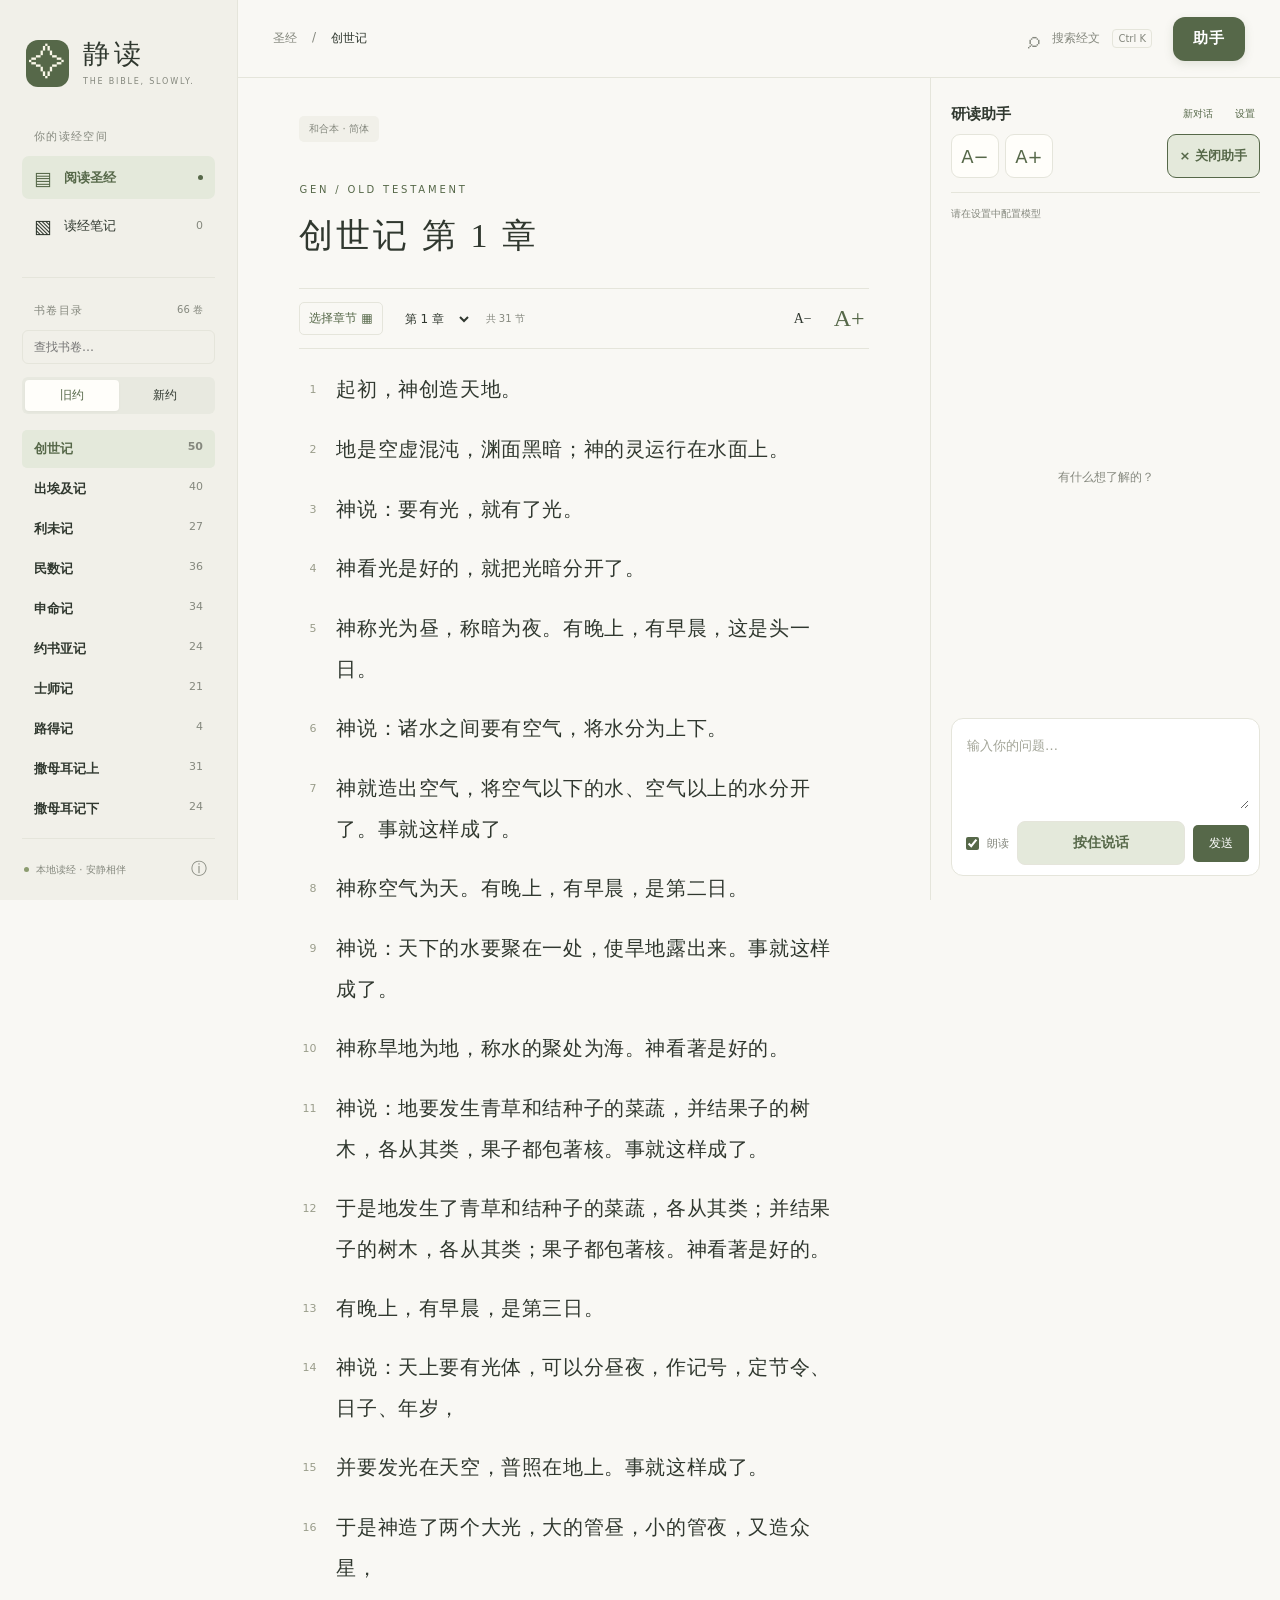
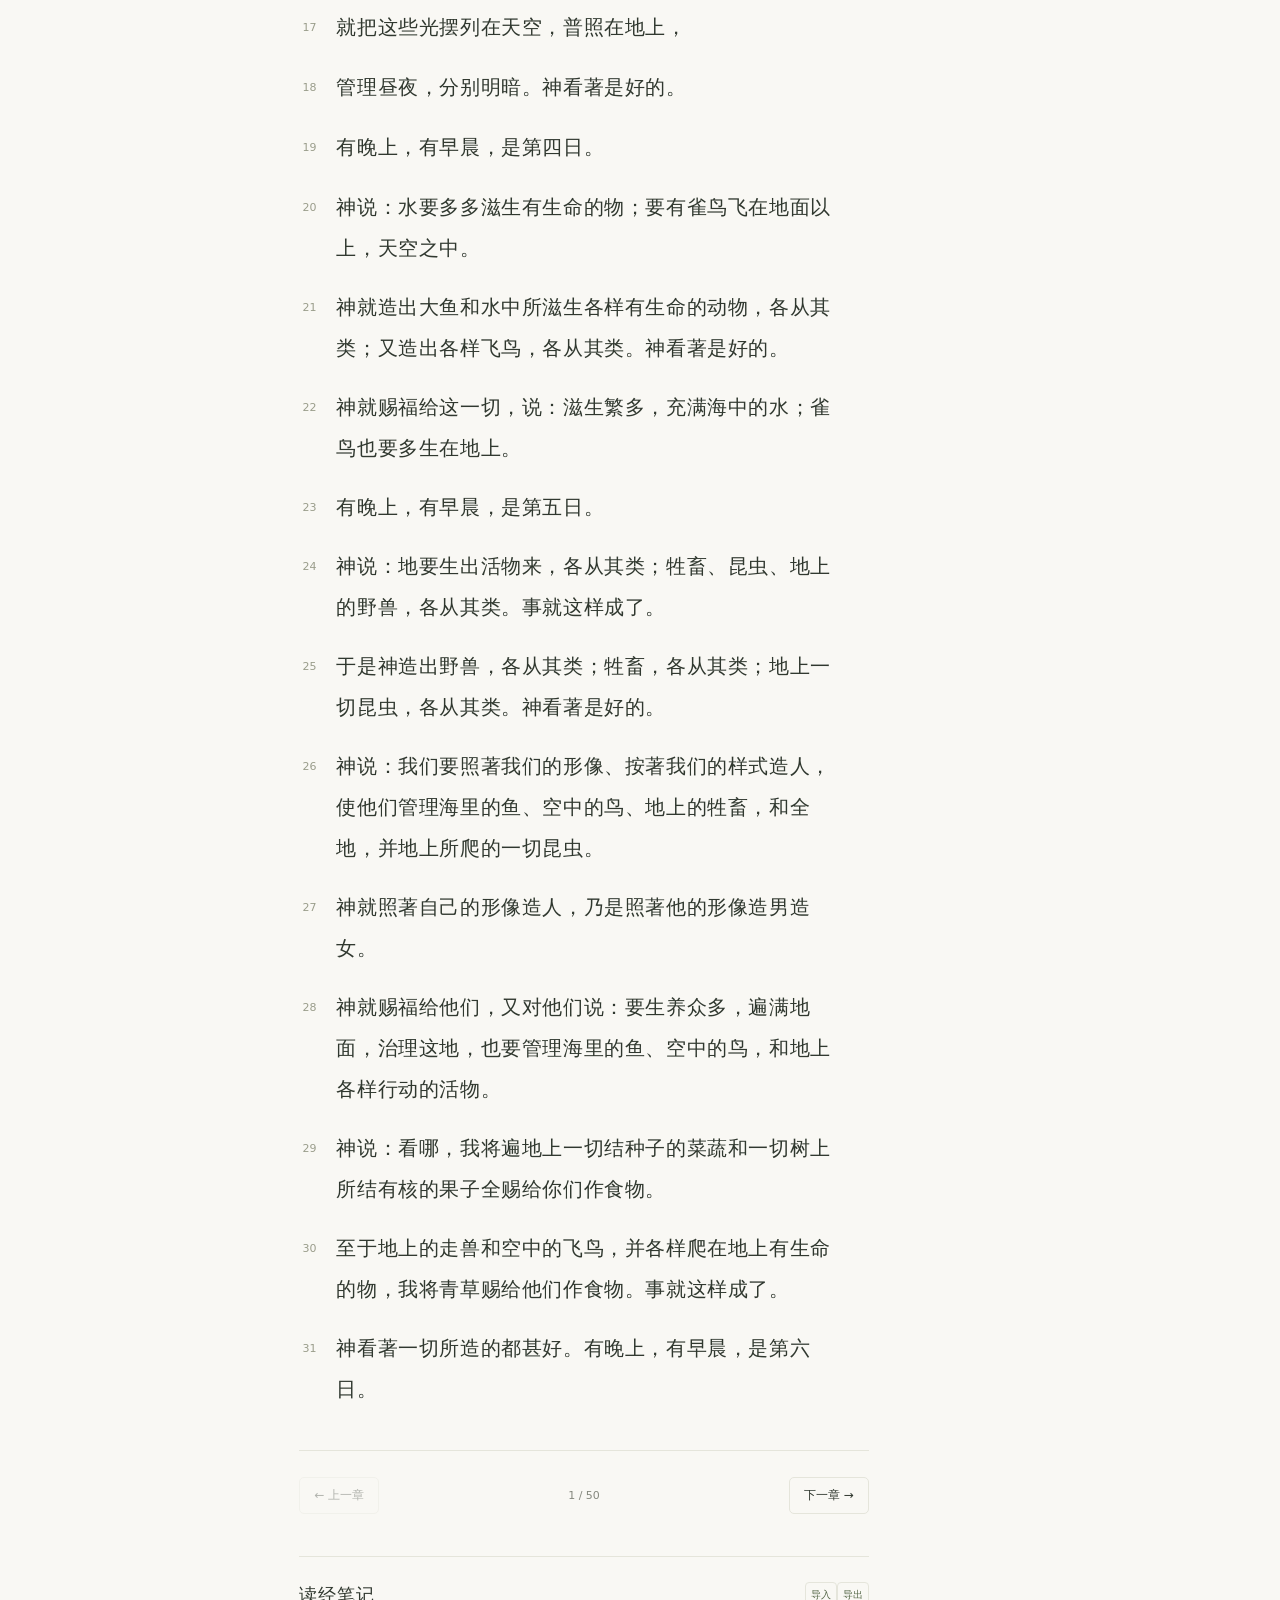
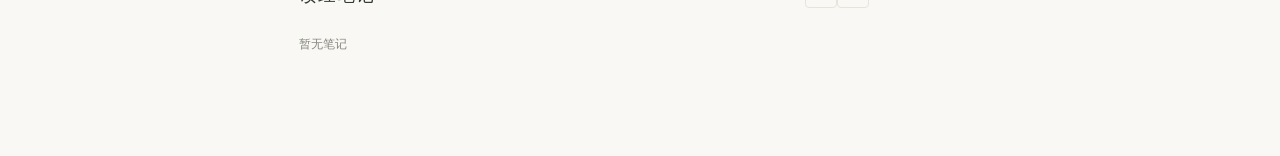
<file: index.html>
<!doctype html>
<html lang="zh-CN" data-api-mode="direct">
<head>
  <meta http-equiv="Content-Security-Policy" content="default-src 'self'; script-src 'self'; style-src 'self' 'unsafe-inline'; worker-src 'self'; connect-src 'self' https://dashscope.aliyuncs.com https://dashscope-intl.aliyuncs.com https://dashscope-us.aliyuncs.com https://*.cn-beijing.maas.aliyuncs.com https://*.ap-southeast-1.maas.aliyuncs.com https://*.us-east-1.maas.aliyuncs.com; img-src 'self' data:; base-uri 'self'; object-src 'none'">
  <meta name="jingdu-build" content="20261017-6">
  <meta charset="utf-8"><meta name="viewport" content="width=device-width, initial-scale=1">
  <meta name="description" content="一处安静的读经空间。本地圣经阅读、经文搜索与个人笔记。">
  <meta name="theme-color" content="#f9f8f4">
  <meta name="apple-mobile-web-app-capable" content="yes">
  <meta name="apple-mobile-web-app-title" content="静读">
  <meta name="apple-mobile-web-app-status-bar-style" content="default">
  <link rel="manifest" href="manifest.webmanifest">
  <link rel="apple-touch-icon" sizes="180x180" href="icons/apple-touch-icon.png">
  <title>静读 · 圣经</title><link rel="icon" href="icon.svg" type="image/svg+xml"><link rel="stylesheet" href="styles.css">
  <script src="direct-api.js" defer></script>
  <script src="speech.js" defer></script>
  <script src="voice-input.js" defer></script>
  <script src="app.js" defer></script>
  <script src="pwa.js" defer></script>
</head>
<body>
  <button id="menu-backdrop" class="menu-backdrop" aria-label="关闭书卷目录" hidden></button>
  <aside class="sidebar" id="sidebar" aria-label="书卷导航" tabindex="-1">
    <a href="#" class="brand" aria-label="静读首页"><span class="brand-icon">✧</span><span>静读<span class="brand-sub">THE BIBLE, SLOWLY.</span></span></a>
    <div class="side-heading">你的读经空间</div>
    <button class="nav-button active" id="read-nav"><span>▤</span> 阅读圣经 <span class="nav-dot"></span></button>
    <button class="nav-button" id="saved-nav"><span>▧</span> 读经笔记 <span class="count" id="saved-count">0</span></button>
    <div class="sidebar-line"></div>
    <div class="side-heading book-heading">书卷目录 <span>66 卷</span></div>
    <label class="sr-only" for="book-filter">筛选书卷</label><input id="book-filter" class="book-filter" placeholder="查找书卷…">
    <div class="testaments" aria-label="选择新旧约"><button id="old-tab" class="active" aria-pressed="true">旧约</button><button id="new-tab" aria-pressed="false">新约</button></div>
    <nav id="book-list" class="book-list" aria-label="书卷列表"></nav>
    <div class="side-footer"><span class="status-dot"></span> 本地读经 · 安静相伴<button id="about-button" aria-label="关于经文来源">ⓘ</button></div>
  </aside>
  <div class="workspace">
    <header class="topbar">
      <button class="icon-button mobile-menu" id="menu-button" aria-label="打开书卷目录" aria-controls="sidebar" aria-expanded="false">☰</button>
      <div class="breadcrumb">圣经 <span>/</span> <span id="crumb">正在载入</span></div>
      <div class="top-actions"><button id="search-button" class="search-trigger"><span>⌕</span> 搜索经文 <kbd>Ctrl K</kbd></button><button id="panel-button" class="assistant-toggle" aria-label="显示或隐藏助手" aria-controls="study-panel">助手</button></div>
    </header>
    <div class="reading-layout">
      <main id="main" class="reader">
        <div class="reader-top"><span class="edition">和合本 · 简体</span></div>
        <div class="chapter-heading"><div><div id="book-code" class="book-code">THE HOLY BIBLE</div><h1 id="chapter-title">准备你的读经空间</h1></div></div>
        <div class="reader-controls"><div><button id="chapter-picker-button" class="chapter-picker-button">选择章节 ▦</button><label for="chapter-select" class="sr-only">选择章节</label><select id="chapter-select" aria-label="选择章节"></select><span class="verse-count" id="verse-count"></span></div><div class="type-controls"><button id="smaller" aria-label="减小字号">A−</button><button id="larger" aria-label="增大字号">A+</button></div></div>
        <div id="selection-toolbar" class="selection-toolbar" hidden><span id="selection-summary" aria-live="polite"></span><div><button id="selection-notes">记笔记</button><button id="selection-ask">问助手</button><button id="clear-selection">清空</button></div></div>
        <div id="loading" role="status">正在读取本地经文…</div><article id="verses" aria-label="经文"></article>
        <div class="chapter-navigation"><button id="prev-chapter">← 上一章</button><span id="chapter-progress"></span><button id="next-chapter">下一章 →</button></div>
        <section id="notes-pane" class="reading-notes" aria-labelledby="notes-heading"><div class="notes-heading"><h2 id="notes-heading">读经笔记</h2><div><button class="subtle-button" id="import-button">导入</button><button class="subtle-button" id="export-button">导出</button></div></div><input type="file" id="import-file" accept="application/json,.json" hidden><div id="note-list"></div></section>
      </main>
      <button id="assistant-backdrop" class="assistant-backdrop" aria-label="关闭助手" hidden></button>
      <aside class="study-panel" id="study-panel" aria-label="研读助手">
        <div class="panel-body" id="assistant-pane">
          <div class="assistant-heading"><h2>研读助手</h2><div class="assistant-tools"><div class="chat-font-controls" role="group" aria-label="对话字号"><button id="chat-smaller" type="button" aria-label="缩小对话文字">A−</button><button id="chat-larger" type="button" aria-label="放大对话文字">A+</button></div><button id="close-assistant" class="assistant-close" type="button">× 关闭助手</button></div><div class="assistant-options"><button id="new-chat" class="subtle-button">新对话</button><button id="model-settings" class="subtle-button" aria-label="模型设置" title="模型设置">设置</button></div></div>
          <p id="model-status" class="model-status" role="status" hidden></p>
          <div id="chat-log" class="chat-log" role="log" aria-live="polite" aria-label="助手对话"></div>
          <div class="chat-context" id="chat-context"><label><input type="checkbox" id="attach-context" aria-label="附带所选经文"><span id="assistant-reference"></span></label></div>
          <p id="chat-error" class="form-error" role="alert" hidden></p>
          <form id="chat-form"><label class="sr-only" for="chat-input">你的问题</label><textarea id="chat-input" maxlength="4000" placeholder="输入你的问题…"></textarea><div class="chat-send-row"><label class="auto-speak-label"><input id="auto-speak" type="checkbox">朗读</label><button id="hold-to-talk" type="button" aria-label="按住说话，松开转文字，上滑取消">按住说话</button><button id="stop-speech" type="button" hidden>停止朗读</button><button id="cancel-chat" type="button" hidden>停止</button><button id="send-chat" class="primary-button">发送</button></div></form>
          <p id="speech-status" role="status"></p>
          <p id="voice-input-status" role="status" hidden></p>
        </div>
      </aside>
    </div>
  </div>
  <dialog id="search-dialog"><div class="dialog-heading"><h2 id="dialog-title">搜索经文</h2><button id="close-dialog" class="icon-button" aria-label="关闭弹窗">×</button></div><form id="search-form"><label for="search-input" class="sr-only">关键词或经文地址</label><input id="search-input" placeholder="输入关键词，或约翰福音 3:16"><button class="primary-button">搜索</button></form><p id="result-summary" class="muted" aria-live="polite">支持全文关键词与书卷章节目次。</p><div id="results"></div></dialog>
  <dialog id="chapter-dialog"><div class="dialog-heading"><h2>选择书卷与章节</h2><button id="close-chapters" class="icon-button" aria-label="关闭章节选择">×</button></div><label for="picker-book" class="note-label">书卷</label><select id="picker-book"></select><p class="muted">点击数字，直接打开对应章节。</p><div id="chapter-grid" class="chapter-grid"></div></dialog>
  <dialog id="settings-dialog"><div class="dialog-heading"><h2>研读助手 · 模型设置</h2><button id="close-settings" class="icon-button" aria-label="关闭模型设置">×</button></div><form id="settings-form"><label for="model-region">服务地域</label><select id="model-region"><option value="https://dashscope.aliyuncs.com/compatible-mode/v1">阿里云百炼 · 北京</option><option value="https://dashscope-intl.aliyuncs.com/compatible-mode/v1">阿里云百炼 · 新加坡</option><option value="custom">自定义 / 业务空间专属地址</option></select><label for="model-url">服务地址（Base URL）</label><input id="model-url" type="url" required><label for="model-name">模型标识</label><input id="model-name" value="qwen3.8-max" required><label for="model-key">API Key</label><input id="model-key" type="password" autocomplete="new-password" placeholder="填写对应地域的百炼 API Key"><p id="key-hint" class="muted">密钥仅保存在当前设备浏览器中，直接发送给千问，不上传网站服务器或笔记备份。</p><p id="settings-error" class="form-error" role="alert" hidden></p><button id="save-model" class="primary-button">保存配置</button></form></dialog>
  <dialog id="about-dialog"><div class="dialog-heading"><h2>关于静读</h2><button id="close-about" class="icon-button" aria-label="关闭来源说明">×</button></div><p>静读是一款可在本地运行的圣经阅读器。经文随项目提供，阅读不依赖在线服务；笔记、书签和进度保存在当前浏览器。</p><p>当前经文：中文和合本（简体转换）。原数据取自 thiagobodruk/bible 的固定历史版本，以 OpenCC 进行繁简字形转换并清理逐字空格，未使用 AI 改写经文。原有章节目次保持不变。</p><p>数据仓库采用 CC BY-NC 2.0 BR 许可。商业发布前需重新核对或更换数据来源。</p><p><a href="data/source.json" target="_blank" rel="noopener">查看完整来源与版本记录 ↗</a></p></dialog>
  <div id="toast" class="toast" role="status"></div>
</body></html>
</file>
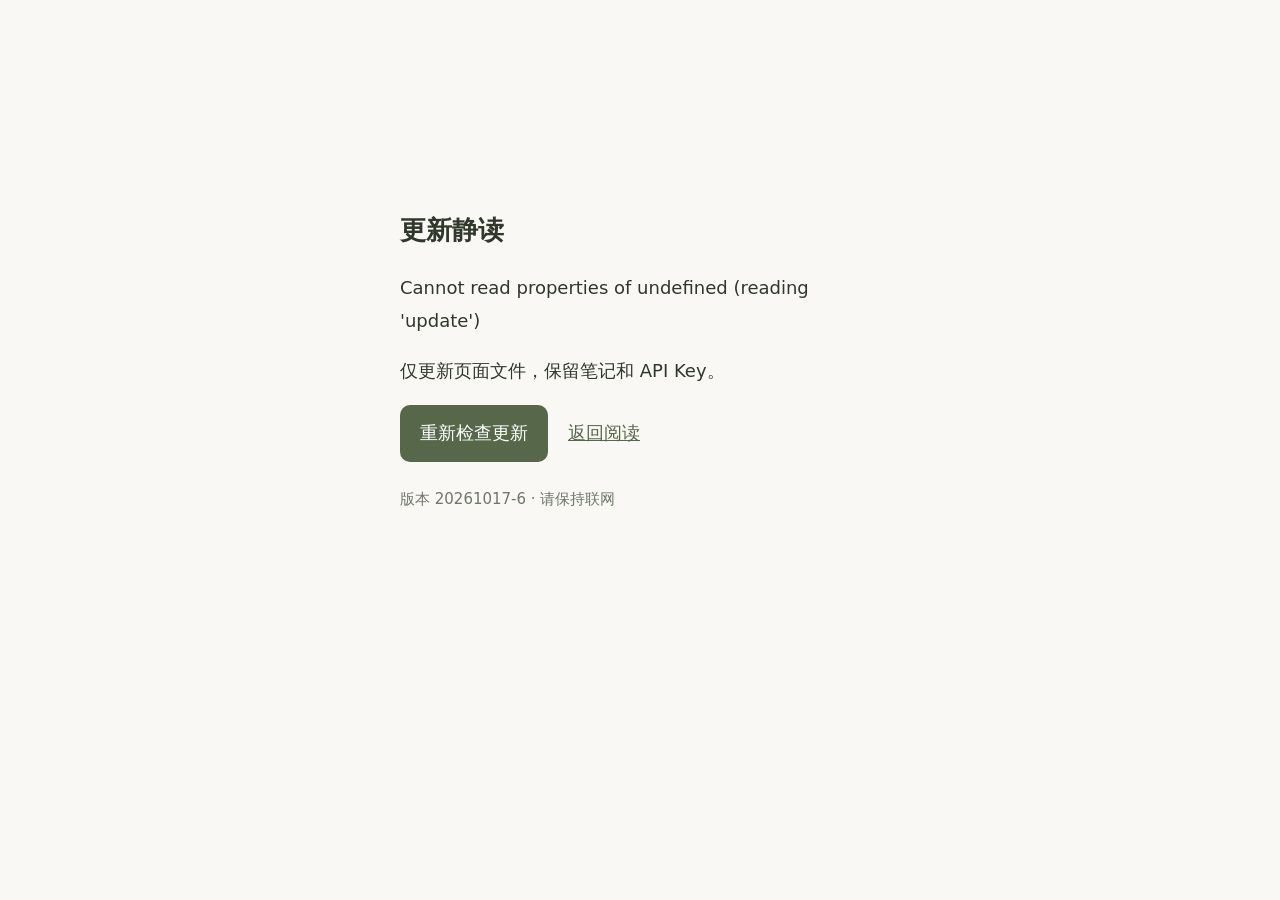
<file: update.html>
<!doctype html>
<html lang="zh-CN">
<head>
  <meta charset="utf-8">
  <meta name="viewport" content="width=device-width,initial-scale=1">
  <meta name="robots" content="noindex">
  <meta http-equiv="Content-Security-Policy" content="default-src 'self'; script-src 'self'; style-src 'self' 'unsafe-inline'; connect-src 'self'; worker-src 'self'; object-src 'none'; base-uri 'self'">
  <title>更新静读</title>
  <style>body{margin:0;background:#f9f8f4;color:#30382b;font:18px/1.8 system-ui,sans-serif}main{max-width:480px;margin:18vh auto;padding:28px}h1{font-size:26px}p{overflow-wrap:anywhere}button,a{display:inline-block;border:0;border-radius:10px;padding:12px 20px;font:inherit}button{background:#566849;color:white;cursor:pointer}button:disabled{opacity:.6}a{color:#566849}small{display:block;margin-top:24px;color:#6f7768}</style>
  <script src="update.js?build=20261017-6" defer></script>
</head>
<body><main><h1>更新静读</h1><p id="update-status" role="status">正在检查新版…</p><p>仅更新页面文件，保留笔记和 API Key。</p><button id="retry-update" type="button" disabled>正在更新…</button><a href="./">返回阅读</a><small>版本 20261017-6 · 请保持联网</small></main></body>
</html>
</file>
<file: styles.css>
@charset "UTF-8";
/* Reader notes and the compact conversation layout. */
.speech-controls{display:flex;align-items:center;justify-content:space-between;flex-wrap:wrap;gap:8px;margin:12px 0;font-size:11px;color:var(--accent)}.speech-controls label{display:flex;align-items:center;gap:6px}.speech-controls input{accent-color:var(--accent)}#speech-status{width:100%;margin:0;font-size:10px;line-height:1.6;color:var(--muted)}#speech-status:empty{display:none}.read-answer{display:block;margin-top:9px;padding:7px 10px}
:root{--bg:#f9f8f4;--paper:#fffefa;--side:#f1f0e9;--ink:#30382f;--muted:#85887e;--line:#e5e5db;--accent:#566849;--accent-soft:#e4e9db;--highlight:#f4edcc;--verse-size:20px;--shadow:0 18px 70px #27301c20;font-family:system-ui,-apple-system,"Segoe UI","Microsoft YaHei",sans-serif;color:var(--ink);background:var(--bg);color-scheme:light}
*{box-sizing:border-box}body{margin:0}button,input,select,textarea{font:inherit;color:inherit}button,a,input,select,textarea{-webkit-tap-highlight-color:transparent}button{cursor:pointer;border:0;background:transparent}button:disabled{opacity:.35;cursor:default}button:hover:not(:disabled){filter:brightness(.92)}button:focus-visible,a:focus-visible,input:focus-visible,select:focus-visible,textarea:focus-visible{outline:2px solid var(--accent);outline-offset:4px}a{color:var(--accent)}[hidden]{display:none!important}.sr-only{position:absolute;width:1px;height:1px;padding:0;margin:-1px;overflow:hidden;clip:rect(0,0,0,0);white-space:nowrap;border:0}
.sidebar{position:fixed;inset:0 auto 0 0;width:238px;background:var(--side);border-right:1px solid var(--line);display:flex;flex-direction:column;padding:36px 22px 0;z-index:20}.brand{display:flex;align-items:center;gap:14px;color:var(--ink);text-decoration:none;font-family:"Songti SC",SimSun,serif;font-size:27px;letter-spacing:4px;margin:0 4px 38px}.brand-icon{background:var(--accent);color:#faf8e9;display:grid;place-items:center;width:43px;height:47px;border-radius:12px;font-size:37px;font-family:Georgia,serif;letter-spacing:0}.brand-sub{display:block;font:8px/2.4 system-ui;letter-spacing:1.8px;color:var(--muted)}.side-heading{font-size:11px;letter-spacing:1.3px;color:var(--muted);margin:0 12px 12px}.nav-button{height:43px;display:flex;align-items:center;gap:12px;border-radius:7px;width:100%;text-align:left;padding:0 12px;font-size:13px;margin-bottom:5px}.nav-button>span:first-child{font-size:19px}.nav-button.active{background:var(--accent-soft);color:var(--accent);font-weight:600}.nav-dot{margin-left:auto;width:5px;height:5px;border-radius:50%;background:var(--accent)}.count{margin-left:auto;color:var(--muted);font-size:11px}.sidebar-line{border-bottom:1px solid var(--line);margin:25px 0}.book-heading{display:flex;justify-content:space-between}.book-heading>span{font-size:10px;letter-spacing:0}.book-filter{width:100%;border:1px solid var(--line);border-radius:6px;background:transparent;padding:9px 11px;font-size:12px;margin-bottom:13px}.testaments{display:flex;background:#e8e9e0;border-radius:6px;padding:3px;margin-bottom:14px}.testaments button{width:50%;font-size:12px;border-radius:4px;padding:7px}.testaments button.active{background:var(--paper);box-shadow:0 1px 3px #00000009;color:var(--accent)}.book-list{flex:1;overflow:auto;margin:0 -6px;padding:0 6px 20px;scrollbar-width:thin;scrollbar-color:var(--line) transparent}.book-button{display:flex;justify-content:space-between;width:100%;padding:10px 12px;font-size:13px;border-radius:5px;text-align:left;margin:2px 0}.book-button span{font-size:11px;color:var(--muted)}.book-button.active{background:var(--accent-soft);color:var(--accent);font-weight:600}.book-button:hover{background:var(--line)}.side-footer{padding:19px 2px;display:flex;align-items:center;gap:7px;font-size:10px;color:var(--muted);border-top:1px solid var(--line)}.side-footer button{margin-left:auto;font-size:16px}.status-dot{width:5px;height:5px;background:#8c9c70;border-radius:50%}
.workspace{margin-left:238px}.topbar{height:78px;border-bottom:1px solid var(--line);display:flex;align-items:center;justify-content:space-between;padding:0 35px;background:var(--bg);position:sticky;top:0;z-index:10}.breadcrumb{font-size:12px;display:flex;gap:15px;color:var(--muted)}.breadcrumb>span:last-child{color:var(--ink)}.top-actions{display:flex;align-items:center;gap:15px}.search-trigger{font-size:12px;display:flex;gap:12px;align-items:center;color:var(--muted)}.search-trigger>span{font-size:23px}.search-trigger kbd{border:1px solid var(--line);border-radius:4px;font:10px system-ui;padding:3px 5px}.icon-button{width:34px;height:34px;border-radius:6px;display:grid;place-items:center;font-size:20px}.icon-button:hover{background:var(--accent-soft)}.mobile-menu{display:none}.reading-layout{display:grid;grid-template-columns:minmax(0,1fr) 310px;min-height:calc(100vh - 78px)}.reader{padding:38px clamp(28px,4.8vw,76px) 25px;max-width:1050px;min-width:0;width:100%;margin:auto;align-self:start}.reader-top{display:flex;align-items:center;justify-content:space-between;gap:10px;font-size:11px;color:var(--muted)}.eyebrow{letter-spacing:1px}.edition{background:var(--side);padding:6px 10px;border-radius:5px;font-size:10px;white-space:nowrap}.chapter-heading{display:flex;align-items:center;justify-content:space-between;margin:42px 0 27px}.book-code{color:var(--accent);font-size:10px;letter-spacing:2.8px;margin-bottom:15px}h1{font-family:"Songti SC","Noto Serif CJK SC",SimSun,serif;font-size:34px;font-weight:500;letter-spacing:3px;margin:0;line-height:1.5}.reader-controls{display:flex;justify-content:space-between;align-items:center;border-block:1px solid var(--line);padding:13px 0;margin-bottom:26px}.reader-controls>div{display:flex;align-items:center;gap:14px}select{background:transparent;border:0;font-size:12px;padding:3px 4px;max-width:110px}select option{background:var(--paper);color:var(--ink)}.verse-count{font-size:10px;color:var(--muted)}.type-controls button{font-family:Georgia,serif;font-size:14px;padding:3px 4px}.type-controls button:last-child{font-size:24px;padding:0 4px;color:var(--accent)}.divider{height:14px;border-left:1px solid var(--line)}#loading{font-size:14px;color:var(--muted);padding:35px 0}.verse{position:relative;display:flex;gap:20px;width:100%;text-align:left;border-radius:5px;padding:8px 10px;margin:2px -10px;line-height:2.05;font-size:var(--verse-size);font-family:"Songti SC","Noto Serif CJK TC","PMingLiU",SimSun,serif;font-weight:400;scroll-margin-top:105px}.verse .verse-number{flex-shrink:0;width:17px;font:11px/3.8 system-ui;color:#9a9d8b;text-align:right}.verse .verse-text{flex:1;min-width:0;letter-spacing:.6px}.verse:hover{background:var(--side)}.verse.selected{background:var(--accent-soft);box-shadow:inset 3px 0 var(--accent)}.verse.highlighted .verse-text{background:linear-gradient(transparent 15%,var(--highlight) 15%,var(--highlight) 87%,transparent 87%)}.chapter-navigation{display:flex;align-items:center;justify-content:space-between;border-top:1px solid var(--line);margin-top:32px;padding:26px 0}.chapter-navigation button{border:1px solid var(--line);border-radius:5px;font-size:12px;padding:9px 14px}.chapter-navigation span{color:var(--muted);font-size:11px}.reader-footer{text-align:center;font:14px "Songti SC",SimSun,serif;color:var(--muted);padding:30px 0 18px;letter-spacing:2px}.reader-footer span{display:block;font:10px/3 system-ui;letter-spacing:0}
.study-panel{border-left:1px solid var(--line);background:var(--paper);position:sticky;top:78px;height:calc(100vh - 78px);overflow-y:auto}.panel-tabs{display:flex;border-bottom:1px solid var(--line);height:65px;padding:0 22px;gap:22px}.panel-tabs>button{position:relative;font-size:12px;padding:0;white-space:nowrap;color:var(--muted)}.panel-tabs>button.active{color:var(--accent)}.panel-tabs>button.active:after{content:"";height:2px;position:absolute;bottom:0;left:0;right:0;background:var(--accent)}.soon{font-size:8px;padding:2px 3px;background:var(--side);border-radius:3px;margin-left:3px}.panel-body{padding:29px 24px}.panel-eyebrow{font-size:10px;letter-spacing:2px;color:var(--muted);margin:0 0 12px}h2{font-family:"Songti SC",SimSun,serif;font-size:22px;font-weight:500;margin:0 0 15px;letter-spacing:1px}.muted{color:var(--muted);font-size:12px;line-height:1.9}.small{font-size:11px;margin-top:20px}.context-card{background:var(--side);border:1px solid var(--line);border-radius:7px;margin:26px 0;padding:16px}.tiny-label{display:block;color:var(--muted);font-size:9px;letter-spacing:1px;margin-bottom:10px}.context-card strong{font-weight:500;font-size:13px;color:var(--accent)}.context-card p{font:13px/1.9 "Songti SC",SimSun,serif;color:var(--muted);margin:10px 0 0;max-height:175px;overflow-y:auto}.note-label{display:flex;justify-content:space-between;font-size:11px;gap:8px;align-items:center}.note-label>span{font-size:9px;color:var(--muted)}textarea{width:100%;resize:vertical;min-height:190px;line-height:1.9;padding:16px 12px;margin:12px 0 8px;border:1px solid var(--line);border-radius:6px;background:transparent;font-size:12px}textarea::placeholder{color:#a2a497}.note-actions{display:flex;justify-content:space-between;gap:6px}.note-actions button{font-size:10px;padding:8px 7px;color:var(--accent);border:1px solid var(--line);border-radius:4px}.reflection{display:flex;gap:13px;border-top:1px solid var(--line);margin-top:30px;padding-top:24px}.reflection>span{font-size:24px;color:var(--accent)}.reflection strong{font-weight:500;font-size:11px}.reflection p{color:var(--muted);font-size:11px;line-height:1.9;margin-top:9px}.export-button{font-size:10px;color:var(--muted);margin-top:24px;padding:0}.panel-hidden .study-panel{display:none}.panel-hidden .reading-layout{grid-template-columns:1fr}.panel-hidden .reader{max-width:900px}
dialog{border:1px solid var(--line);border-radius:13px;box-shadow:var(--shadow);background:var(--paper);color:var(--ink);padding:24px;max-height:80vh;width:min(650px,calc(100vw - 32px))}dialog::backdrop{background:#24301f55;backdrop-filter:blur(3px)}.dialog-heading{display:flex;align-items:center;justify-content:space-between;margin-bottom:20px}.dialog-heading h2{margin:0}.primary-button{background:var(--accent);color:#fff;padding:10px 16px;border-radius:5px;font-size:12px}#search-form{display:flex;gap:10px}#search-input{flex:1;min-width:0;border:1px solid var(--line);background:var(--bg);padding:12px;border-radius:5px;font-size:13px}#results{display:grid;gap:10px}.result{display:block;width:100%;text-align:left;border:1px solid var(--line);padding:15px;border-radius:6px}.result strong{display:block;font-size:12px;color:var(--accent);margin-bottom:8px}.result p{font-size:14px;line-height:1.9;margin:0}.result small{display:block;color:var(--muted);margin-top:7px}.empty{text-align:center;padding:35px;color:var(--muted);font-size:13px}.toast{position:fixed;bottom:28px;left:50%;transform:translateX(-50%);padding:12px 24px;background:var(--ink);color:var(--paper);font-size:12px;border-radius:6px;box-shadow:var(--shadow);z-index:99;opacity:0;pointer-events:none;transition:opacity .2s}.toast.show{opacity:1}#about-dialog p{font-size:13px;line-height:2}

@media(min-width:1600px){.reading-layout{grid-template-columns:minmax(0,1fr) 340px}.panel-body{padding:35px 30px}}
@media(max-width:1150px){.sidebar{width:205px;padding-inline:16px}.workspace{margin-left:205px}.reading-layout{grid-template-columns:minmax(0,1fr) 275px}.reader{padding-inline:30px}.panel-body{padding-inline:18px}.panel-tabs{gap:16px;padding-inline:18px}.topbar{padding-inline:26px}.eyebrow{font-size:10px}}
@media(max-width:960px){.study-panel{display:none}.reading-layout{grid-template-columns:1fr}.reader{max-width:780px;padding-inline:40px}.panel-open .study-panel{display:block;position:fixed;right:0;width:310px;z-index:15;box-shadow:-10px 0 40px #00000018}.panel-tabs{gap:20px}.search-trigger kbd{display:none}}
@media(max-width:640px){.sidebar{transform:translateX(-100%);width:245px;padding-top:24px;transition:transform .2s}.menu-open .sidebar{transform:translateX(0);box-shadow:15px 0 100px #0003}.workspace{margin-left:0}.topbar{height:64px;padding:0 14px;gap:8px}.mobile-menu{display:grid}.breadcrumb{gap:7px;font-size:11px;flex:1}.breadcrumb>span:first-child{display:none}.breadcrumb{font-size:0}.breadcrumb>span:last-child{font-size:12px}.top-actions{gap:4px}.search-trigger{font-size:0;gap:0;width:32px;justify-content:center}.search-trigger>span{font-size:26px}.reader{padding:25px 24px 10px}.reader-top{gap:5px}.chapter-heading{margin-top:32px;margin-bottom:22px}h1{font-size:29px;letter-spacing:2px}.verse{gap:12px;padding-block:8px;font-size:calc(var(--verse-size) - 1px)}.verse .verse-number{width:14px;line-height:3.6}.panel-open .study-panel{top:64px;height:calc(100dvh - 64px);width:min(330px,100%)}.reader-controls>div{gap:10px}.toast{width:max-content;max-width:90vw;text-align:center}.chapter-navigation button{padding:9px 10px}.reader-footer span{font-size:9px}.edition{font-size:9px}}
@media(prefers-reduced-motion:reduce){*{scroll-behavior:auto!important;transition:none!important}}
.chapter-picker-button{padding:7px 9px!important;border:1px solid var(--line);border-radius:5px;color:var(--accent);font-size:12px;white-space:nowrap}.reader-controls{flex-wrap:wrap;gap:10px;margin-bottom:12px}.selection-hint{font-size:10px;color:var(--muted);margin:0 0 15px}.selection-toolbar{position:sticky;top:78px;z-index:5;display:flex;align-items:center;justify-content:space-between;gap:8px;padding:10px 12px;margin-bottom:16px;background:var(--accent-soft);color:var(--accent);border:1px solid var(--line);border-radius:6px;font-size:11px}.selection-toolbar>div{display:flex;gap:5px;flex-shrink:0}.selection-toolbar button{padding:6px;border-radius:4px;background:var(--paper);font-size:11px}.selection-toolbar>span{overflow-wrap:anywhere}.chapter-grid{display:grid;grid-template-columns:repeat(8,minmax(0,1fr));gap:8px;max-height:50vh;overflow:auto;padding:4px}.chapter-cell{height:44px;border:1px solid var(--line);border-radius:6px;font-size:14px;background:var(--bg)}.chapter-cell.active{background:var(--accent);color:var(--paper)}#picker-book{display:block;width:100%;max-width:none;padding:12px;margin-top:10px;border:1px solid var(--line);border-radius:6px;font-size:16px}#selected-text{white-space:pre-line}
.study-modules{display:grid;grid-template-columns:1fr 1fr;gap:9px}.study-module{border:1px solid var(--line);border-radius:7px;padding:12px 10px;text-align:left;background:var(--bg);min-width:0}.study-module.active{border-color:var(--accent);background:var(--accent-soft)}.study-module>span{display:block;font-size:13px;font-weight:600;color:var(--accent);margin-bottom:9px}.study-module>strong{display:block;font-size:11px;font-weight:500;line-height:1.7;overflow-wrap:anywhere}.study-module>small{display:block;font-size:9px;color:var(--muted);line-height:1.6;margin-top:5px}.module-hint{font-size:9px;color:var(--muted);margin:9px 0 14px}.chat-actions>.muted{font-size:10px}.chat-context:has(+.chat-actions){margin-top:0}
.assistant-heading{display:flex;justify-content:space-between;align-items:flex-start;gap:8px}.assistant-heading h2{font-size:20px;margin-bottom:8px}.assistant-heading .panel-eyebrow{font-size:9px}.subtle-button{color:var(--accent);font-size:10px;padding:5px;border:1px solid var(--line);border-radius:4px;white-space:nowrap}.model-status{font-size:10px;color:var(--muted);line-height:1.7;margin:0 0 14px}.model-status.configured{color:var(--accent)}.chat-context{border:1px solid var(--line);padding:12px;border-radius:6px;background:var(--side);font-size:11px}.chat-context label{display:flex;gap:6px;align-items:center;color:var(--accent)}.chat-context input{accent-color:var(--accent);margin:0}.chat-context strong{display:block;font-size:12px;font-weight:500;margin-top:10px}.chat-context p{white-space:pre-line;line-height:1.8;color:var(--muted);max-height:110px;overflow:auto;font-size:11px;margin:8px 0}.chat-actions{display:flex;justify-content:space-between;margin:12px 0}.chat-log{max-height:40vh;min-height:170px;overflow:auto;scrollbar-width:thin;padding:4px 1px}.chat-message{border:1px solid var(--line);border-radius:8px;padding:12px;margin-bottom:12px;font-size:12px;background:var(--bg)}.chat-message.user{background:var(--accent-soft);margin-left:16px}.chat-author{font-size:10px;color:var(--accent);font-weight:600}.chat-reference{display:block;color:var(--muted);font-size:9px;margin:5px 0;line-height:1.5}.chat-text{white-space:pre-wrap;overflow-wrap:anywhere;font-size:12px;line-height:1.9;margin-top:8px}.chat-message.failed{border-style:dashed}.chat-empty{text-align:center;color:var(--muted);padding:18px 8px}.chat-empty>span{display:block;font-size:28px;color:var(--accent);margin-bottom:12px}.chat-empty>strong{display:block;font-size:12px;font-weight:500}.chat-empty>p{font-size:11px;line-height:1.8}.chat-pending{font-size:11px;color:var(--accent)}#chat-input{min-height:100px;margin-bottom:4px;font-size:12px}.chat-send-row{display:flex;align-items:center;justify-content:flex-end;gap:8px}.chat-send-row>span{font-size:8px;color:var(--muted);margin-right:auto}.chat-send-row>button:not(.primary-button){font-size:11px;color:var(--accent)}.chat-privacy{font-size:9px;margin:12px 0 0}.form-error{font-size:11px;color:#a44c36;line-height:1.8;overflow-wrap:anywhere}#settings-form{display:grid;gap:10px}#settings-form>label{font-size:12px;color:var(--accent);margin-top:8px}#settings-form input,#settings-form select{width:100%;max-width:none;padding:11px;font-size:13px;border:1px solid var(--line);border-radius:5px;background:var(--bg)}#settings-form .primary-button{justify-self:end}.study-panel{scrollbar-width:thin}
@media(min-width:1250px){.reading-layout{grid-template-columns:minmax(0,1fr) 350px}}
@media(max-width:640px){.selection-toolbar{top:64px;flex-wrap:wrap}.reader-controls>div{gap:8px}.reader-controls .verse-count{display:none}.reader-controls select{max-width:84px}.type-controls{margin-left:auto}.chapter-grid{grid-template-columns:repeat(5,minmax(0,1fr))}.chapter-heading h1{font-size:26px;letter-spacing:1px}.selection-hint{font-size:9px}.panel-open .study-panel{width:min(360px,100%)}.chat-log{max-height:32vh}}
.study-panel{background:var(--bg);overflow:hidden}
#assistant-pane{height:100%;display:flex;flex-direction:column;gap:12px;padding:24px 20px}
.assistant-heading{align-items:center;flex-shrink:0;padding-bottom:14px;border-bottom:1px solid var(--line)}
.assistant-heading h2{font-family:inherit;font-size:15px;font-weight:600;margin:0;letter-spacing:0}
.assistant-heading>div{display:flex;gap:8px}.assistant-heading .subtle-button{border:0}
.chat-log{flex:1;min-height:80px;max-height:none;padding:4px 0;overflow:auto}
.chat-message{padding:15px;font-size:13px;line-height:1.9;border-radius:12px;border:0}
.chat-message.user{background:#fff;margin-left:24px;border:1px solid var(--line)}
.chat-message.assistant{background:var(--accent-soft);margin-right:12px}

.chat-empty{font-size:12px;display:grid;place-items:center;height:100%;min-height:90px;padding:20px;color:var(--muted)}
.chat-reference{font-size:10px;margin-bottom:7px}.read-answer{border:0;padding:0;font-size:10px}
#chat-context{margin:0;padding:7px 10px;background:transparent;border:0;font-size:11px}
#chat-form{flex-shrink:0;border:1px solid var(--line);border-radius:12px;background:#fff;padding:10px}

#chat-input{border:0;resize:vertical;background:transparent;margin:0;min-height:80px;max-height:180px;padding:5px;font-size:13px;line-height:1.8}
.chat-send-row{padding-top:8px;flex-wrap:wrap}.auto-speak-label{margin-right:auto;display:flex;align-items:center;gap:5px;font-size:11px;color:var(--muted)}
.auto-speak-label input{accent-color:var(--accent)}#speech-status{flex-shrink:0;font-size:10px;line-height:1.6}
.reading-notes{border-top:1px solid var(--line);margin-top:16px;padding:25px 0 50px;scroll-margin-top:95px}
.notes-heading,.saved-note-heading{display:flex;align-items:center;justify-content:space-between;gap:12px}
.notes-heading h2{font-size:18px;margin:0}.notes-empty{color:var(--muted);font-size:12px;padding:16px 0}
.saved-note{margin-top:18px;padding:20px;border:1px solid var(--line);border-radius:10px;background:var(--paper);scroll-margin-top:100px}
.saved-note-heading strong{font-size:13px;font-weight:500;color:var(--accent)}
.saved-scripture{font:15px/1.9 "Songti SC",SimSun,serif;white-space:pre-line;max-height:240px;overflow:auto;margin:14px 0}
.saved-note-text{white-space:pre-wrap;font-size:13px;line-height:1.8;padding-top:12px;border-top:1px solid var(--line)}
.saved-note details{font-size:11px;color:var(--muted)}.saved-note summary{cursor:pointer;padding:5px 0;color:var(--accent)}
.saved-note textarea{min-height:110px;font-size:14px;background:var(--bg)}.note-save-status{font-size:10px}
@media(max-width:640px){#assistant-pane{padding:18px 16px;gap:10px}.chat-message{font-size:14px}.reading-notes{padding-bottom:25px}.saved-note{padding:16px}.panel-open .study-panel{width:min(390px,100%)}}

/* Stable mobile viewport and a drawer that owns its entire interaction layer. */
.assistant-toggle{min-height:44px;min-width:72px;padding:10px 18px;border-radius:12px;background:var(--accent);color:#fff;font-size:15px;font-weight:600;letter-spacing:1px;white-space:nowrap;box-shadow:0 3px 10px #56684926}
.assistant-toggle:hover{background:var(--accent)}
.saved-note-actions{display:flex;gap:8px;flex-shrink:0}
.delete-note{color:#984c3a;min-height:40px;padding:8px 10px}
.saved-note-entry{border:1px solid var(--line);border-radius:8px;overflow:hidden}
.saved-note-entry .result{border:0}
.saved-note-entry>.delete-note{display:block;margin:0 12px 12px auto}
.assistant-heading{display:grid;grid-template-columns:1fr auto;gap:8px}
.assistant-heading>div{grid-column:1 / -1;justify-content:flex-end}
.assistant-heading h2{grid-column:1;grid-row:1}
.assistant-heading .assistant-tools{justify-content:space-between;align-items:center;gap:8px}
.chat-font-controls{display:flex;gap:6px}
.chat-font-controls button{min-width:48px;min-height:44px;border:1px solid var(--line);border-radius:9px;font-size:18px;background:var(--paper);color:var(--accent)}
.assistant-heading .assistant-options{gap:12px;grid-column:2;grid-row:1}
#chat-log .chat-text{font-size:var(--chat-size,18px);line-height:1.8}
#hold-to-talk{flex:1;min-width:104px;min-height:44px;padding:8px;border:1px solid var(--line);border-radius:8px;background:var(--accent-soft);color:var(--accent);font-size:14px;font-weight:600;touch-action:none;user-select:none;-webkit-user-select:none;-webkit-touch-callout:none}
#hold-to-talk.recording{background:var(--accent);color:#fff}
#hold-to-talk.cancel-recording{background:#984c3a;border-color:#984c3a;color:#fff}
#voice-input-status{margin:0;font-size:14px;line-height:1.5;color:var(--accent);flex-shrink:0}
.assistant-close{min-height:44px;padding:8px 12px;border:1px solid var(--accent);border-radius:9px;background:var(--accent-soft);color:var(--accent);font-size:13px;font-weight:600;white-space:nowrap}
.assistant-backdrop{position:fixed;inset:78px 0 0;z-index:14;background:#24301f40;touch-action:pan-y}
.assistant-backdrop:hover{filter:none!important}
html{overflow-x:clip;-webkit-text-size-adjust:100%;text-size-adjust:100%}
body{overflow-x:clip;touch-action:pan-y pinch-zoom}
.workspace,.reading-layout,.topbar,.breadcrumb,.chapter-heading>div{min-width:0}
.verse-text,.saved-scripture,.saved-note-text,.result{overflow-wrap:anywhere}
.verse:hover{background:transparent;filter:none!important}
.verse.selected:hover{background:var(--accent-soft)}
.menu-backdrop{position:fixed;inset:0;z-index:19;width:100%;height:100%;padding:0;background:#24301f40;touch-action:pan-y}
.menu-backdrop:hover{filter:none!important}
@media(max-width:960px){
  body.panel-open{overflow:hidden;overscroll-behavior:none}
  .study-panel,.chat-log{touch-action:pan-y}
  .panel-open .study-panel{inset:0;width:100%;height:100dvh;z-index:30;border:0;box-shadow:none}
  .sidebar{transform:translateX(-100%);visibility:hidden;width:min(280px,calc(100vw - 64px));height:100dvh;padding:24px 20px 0;transition:transform .2s,visibility .2s;touch-action:pan-y}
  .menu-open .sidebar{transform:translateX(0);visibility:visible;box-shadow:10px 0 40px #0002}
  body.menu-open{position:fixed;width:100%;overflow:hidden;overscroll-behavior:none}
  .workspace{margin-left:0}
  .mobile-menu{display:grid;flex-shrink:0}
  .sidebar:focus{outline:none}
  .book-list{min-height:0;overscroll-behavior:contain}
  .sidebar .brand{margin-bottom:24px}
  .sidebar .sidebar-line{margin:18px 0}
  .topbar{gap:8px}
  .breadcrumb{flex:1;overflow:hidden;white-space:nowrap}
  .breadcrumb>span:last-child{overflow:hidden;text-overflow:ellipsis}
  .top-actions{flex-shrink:0}
  input:not([type=checkbox]),textarea,select,#chat-input,#search-input,#settings-form input,#settings-form select,.saved-note textarea,.book-filter{font-size:16px}
  button,input,select,textarea,summary{touch-action:manipulation}
  .sidebar button,.sidebar input{touch-action:pan-y}
  .icon-button{width:40px;height:40px}
  .chapter-picker-button,.type-controls button,.selection-toolbar button{min-height:40px}
  .chat-log,.saved-scripture{overscroll-behavior:contain}
  .chat-text{font-size:14px}
  #chat-input{resize:none}
  dialog{max-height:85dvh;overflow:auto}
  .side-footer{padding-bottom:max(16px,env(safe-area-inset-bottom))}
  #assistant-pane{padding-top:max(18px,env(safe-area-inset-top));padding-bottom:max(18px,env(safe-area-inset-bottom));padding-left:max(16px,env(safe-area-inset-left));padding-right:max(16px,env(safe-area-inset-right))}
}
@media(max-width:640px){
  .assistant-backdrop{top:64px}

  .reader{padding-inline:20px}
  .verse{width:calc(100% + 20px)}
  .reader-controls>div{gap:6px}
  .chapter-heading h1{font-size:clamp(21px,6vw,26px);overflow-wrap:anywhere}
  
  .selection-toolbar{padding:8px;gap:6px}
  .selection-toolbar>div{width:100%;gap:6px}
  .selection-toolbar button{flex:1;font-size:12px}
  .chapter-navigation{gap:8px}
  .chat-send-row{flex-wrap:wrap}
}
</file>
